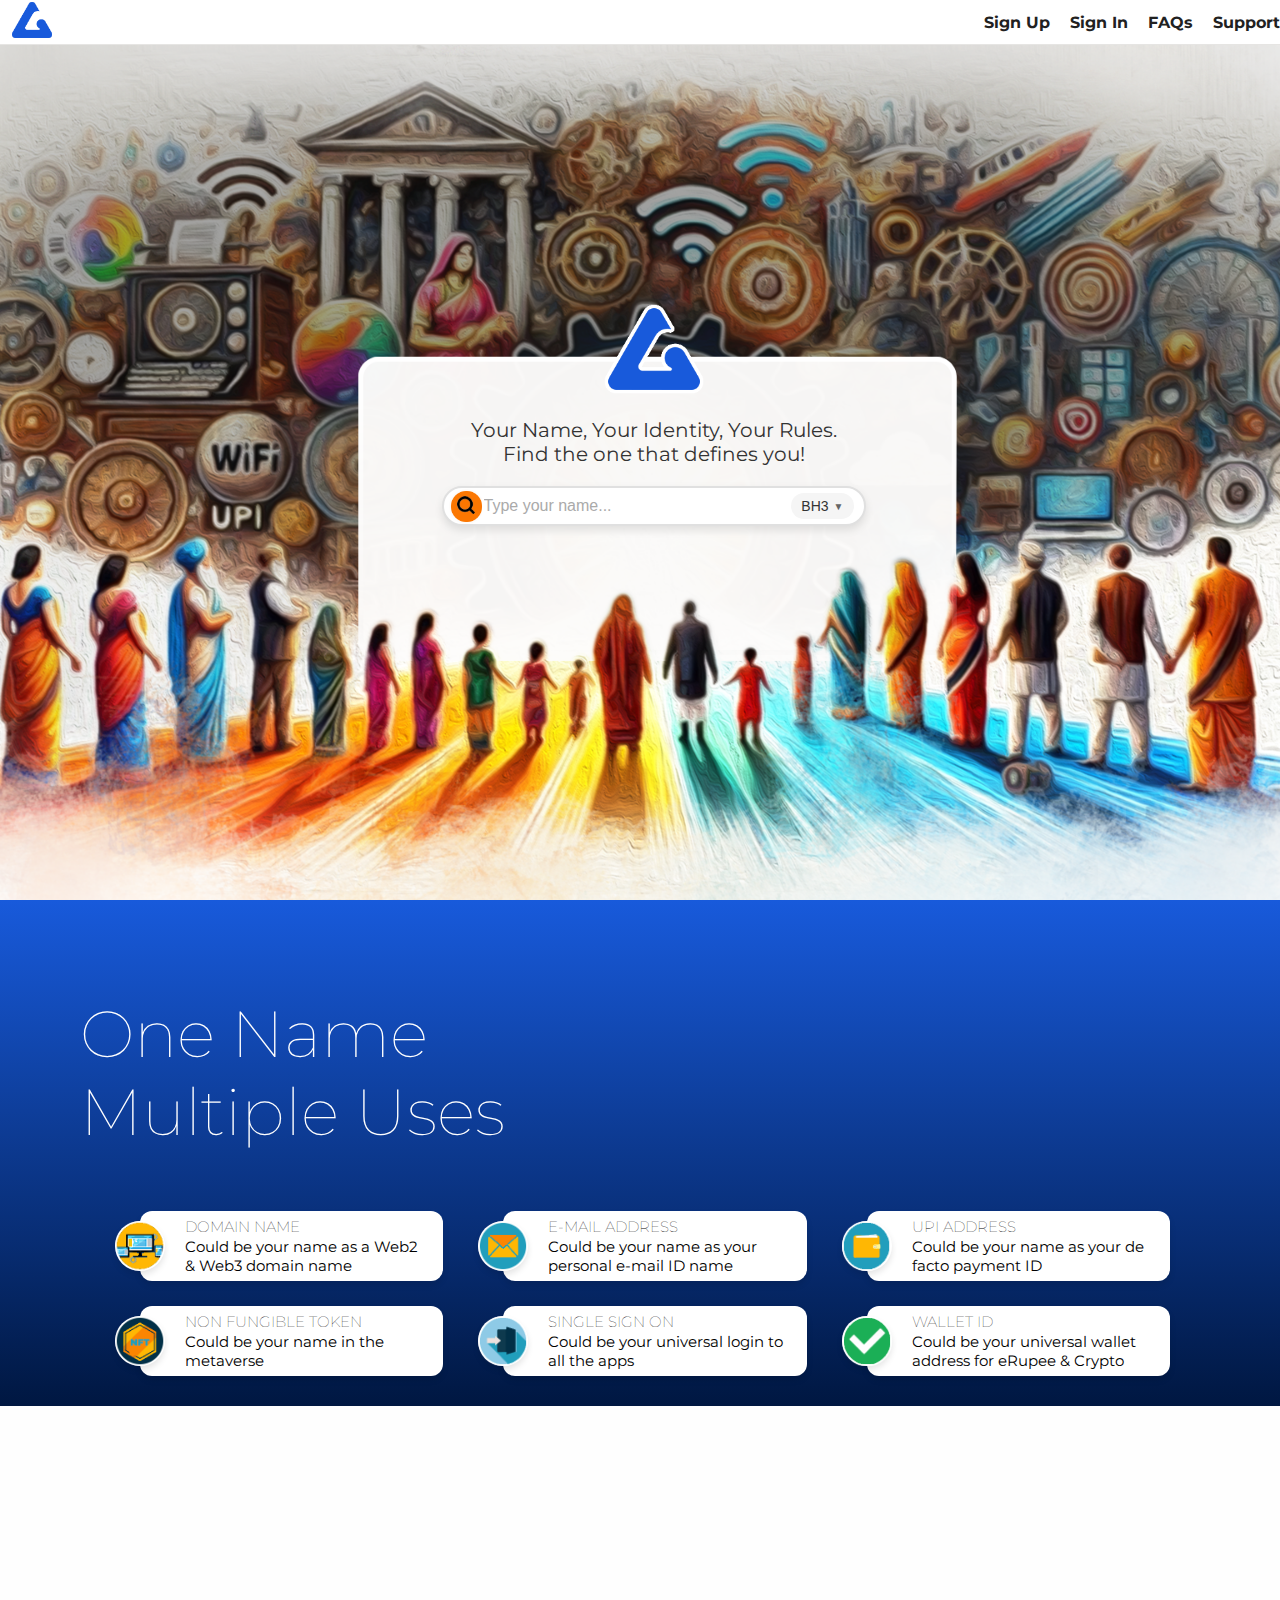
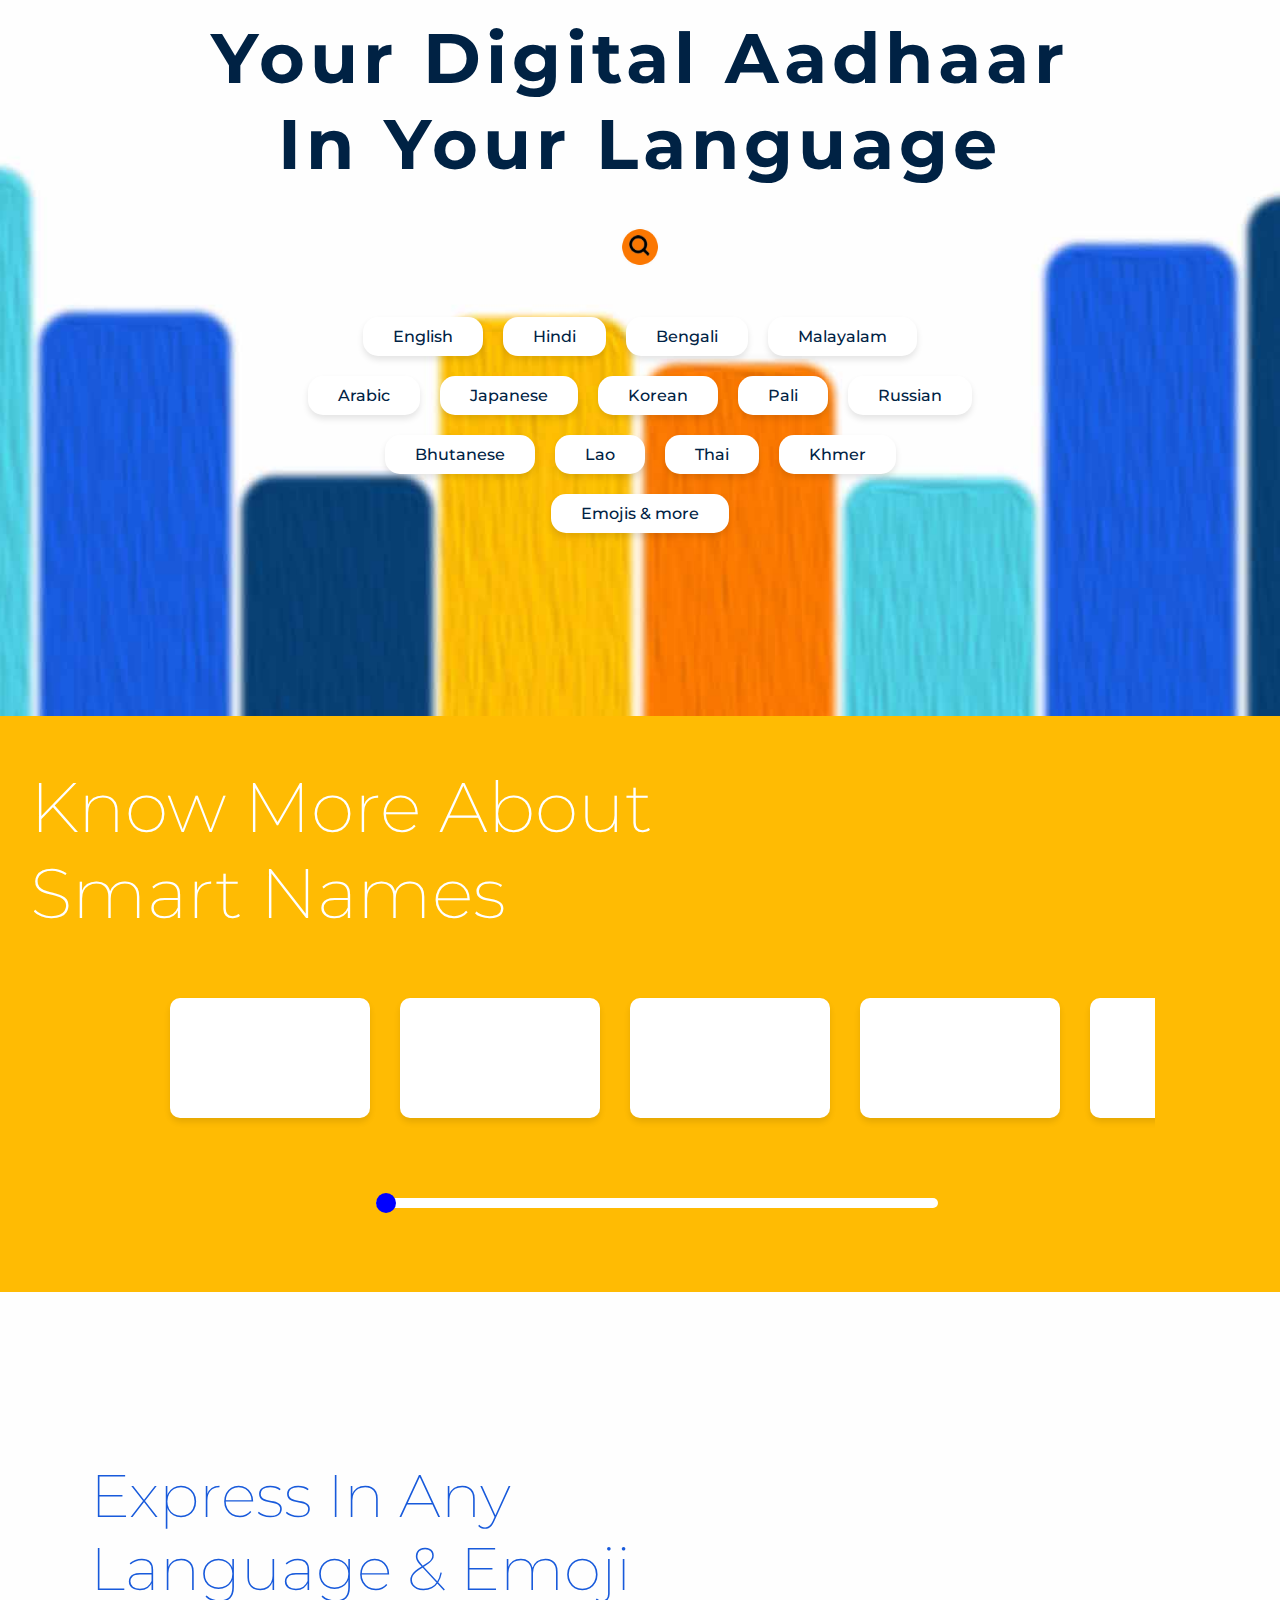
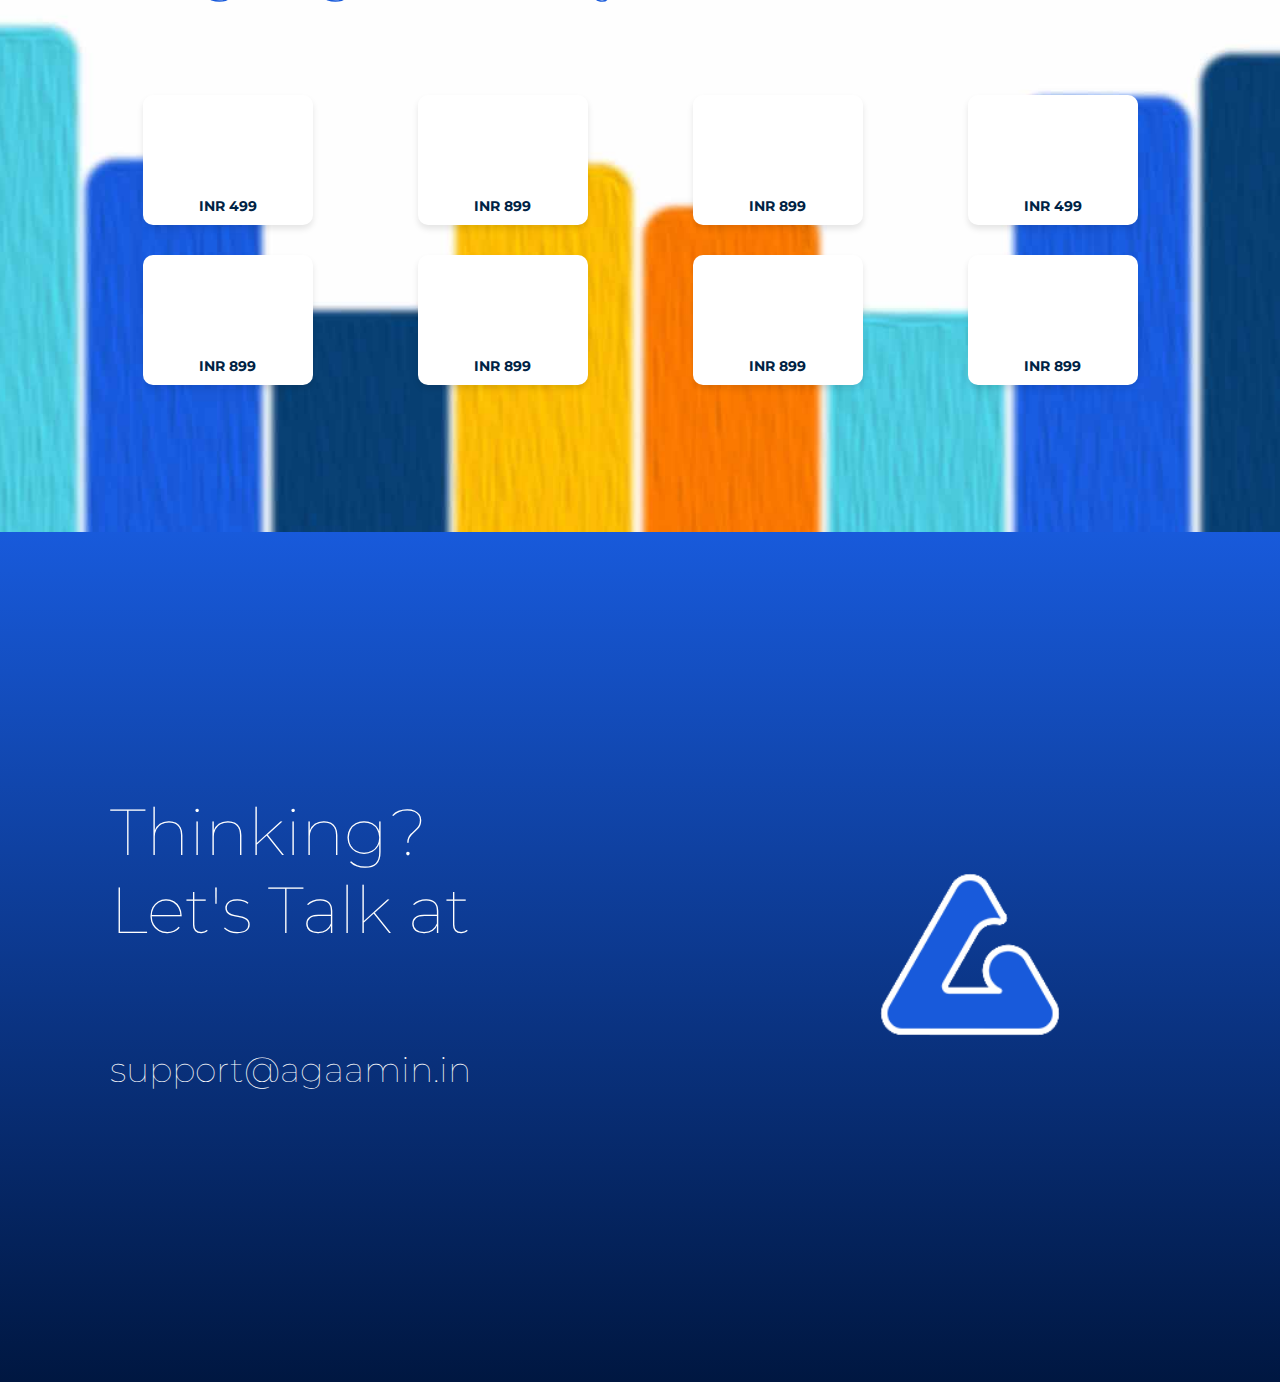
<file: index.html>
<!DOCTYPE html>
<html lang="en">
<head>
  <meta charset="UTF-8">
  <meta name="viewport" content="width=device-width, initial-scale=1.0">
  <title>agaamin</title>
  <link href="https://fonts.googleapis.com/css2?family=Montserrat:wght@400&display=swap" rel="stylesheet">
  <link rel="stylesheet" href="styles.css">
</head>
<body>
  <!-- Top Bar html -->
<div class="top-bar">
  <div class="logo">
    <img src="AG LOGO CENTER.png" alt="Company Logo">
  </div>
  <div class="menu-icon" onclick="toggleMenu()">
    &#9776; <!-- Hamburger icon -->
  </div>
  <div class="nav-links">
    <a href="#">Sign Up</a>
    <a href="#">Sign In</a>
    <a href="#">FAQs</a>
    <a href="#">Support</a>
  </div>
</div>

<div id="side-menu" class="side-menu">
  <a href="javascript:void(0)" class="close-btn" onclick="toggleMenu()">&times;</a>
  <a href="#">Sign Up</a>
  <a href="#">Sign In</a>
  <a href="#">FAQs</a>
  <a href="#">Support</a>
</div>


  <!-- Section 1 -->
  <div class="background">
    <div class="container">
      <img src="AG LOGO CENTER.png" alt="Logo"> <!-- Replace with the actual logo image -->
      <div class="headline">
        Your Name, Your Identity, Your Rules. <br>
        Find the one that defines you!
      </div>
      <div class="search-container">
        <div class="search-icon">
          <img src="orange search.png" alt="Search Icon"> <!-- Replace with correct image path -->
        </div>
        <input type="text" class="search-input" placeholder="Type your name..." />
        <div class="dropdown">
          <button class="dropdown-button" id="dropdownButton">BH3</button>
          <div class="dropdown-menu" id="dropdownMenu">
            <div onclick="selectOption('a')">bh3</div>
            <div onclick="selectOption('b')">भ</div>
            <div onclick="selectOption('c')">e₹</div>
            <div onclick="selectOption('d')">ഭ</div>
            <div onclick="selectOption('e')">ভ</div>
            <div onclick="selectOption('f')">ப </div>
            <div onclick="selectOption('g')">𑒦</div>
            <div onclick="selectOption('h')">mu3</div>
            <div onclick="selectOption('i')">🇮🇳👩</div>
            <div onclick="selectOption('j')">rarity</div>
            <div onclick="selectOption('k')">foodz</div>
            <div onclick="selectOption('l')">.ᱵᱷ</div>
          </div>
        </div>
      </div>
    </div>
  </div>
  
<!-- Section 2 -->

  <section class="section-2">
    <h1 class="section-2-headline">One Name<br>Multiple Uses</h1>
    <div class="card-container">

      <!-- Card 1 -->
      <div class="card">
        <div class="icon-container">
          <img src="website.png" alt="Icon" class="icon" />
        </div>
        <div class="text-container">
          <h3 class="title">DOMAIN NAME</h3>
          <p class="subtitle">Could be your name as a Web2 & Web3 domain name</p>
        </div>
      </div>

      <!-- Card 2 -->
      <div class="card">
        <div class="icon-container">
          <img src="email ion.png" alt="Icon" class="icon" />
        </div>
        <div class="text-container">
          <h3 class="title">E-MAIL ADDRESS</h3>
          <p class="subtitle">Could be your name as your personal e-mail ID name</p>
        </div>
      </div>

      <!-- Card 3 -->
      <div class="card">
        <div class="icon-container">
          <img src="wallet.png" alt="Icon" class="icon" />
        </div>
        <div class="text-container">
          <h3 class="title">UPI ADDRESS</h3>
          <p class="subtitle">Could be your name as your de facto payment ID</p>
        </div>
      </div>

      <!-- Card 4 -->
      <div class="card">
        <div class="icon-container">
          <img src="NFT icon.png" alt="Icon" class="icon" />
        </div>
        <div class="text-container">
          <h3 class="title">NON FUNGIBLE TOKEN</h3>
          <p class="subtitle">Could be your name in the metaverse</p>
        </div>
      </div>

      <!-- Card 5 -->
      <div class="card">
        <div class="icon-container">
          <img src="login.png" alt="Icon" class="icon" />
        </div>
        <div class="text-container">
          <h3 class="title">SINGLE SIGN ON</h3>
          <p class="subtitle">Could be your universal login to all the apps</p>
        </div>
      </div>

      <!-- Card 6 -->
      <div class="card">
        <div class="icon-container">
          <img src="green tick.png" alt="Icon" class="icon" />
        </div>
        <div class="text-container">
          <h3 class="title">WALLET ID</h3>
          <p class="subtitle">Could be your universal wallet address for eRupee & Crypto</p>
        </div>
      </div>

    </div>
  </section>

 <!-- Section 3 -->
<section class="section-3">
  <div class="content">
    <h1 class="section-3-headline">Your Digital Aadhaar<br>In Your Language</h1>
    <img src="orange search.png" alt="Search Icon" class="search-iconP3">
    <!-- Language Cards Container -->
    <div class="language-container">
      <!-- Language Cards -->
      <div class="languages">
        <div class="language-card">English</div>
        <div class="language-card">Hindi</div>
        <div class="language-card">Bengali</div>
        <div class="language-card">Malayalam</div>
      </div>
      <div class="languages">
        <div class="language-card">Arabic</div>
        <div class="language-card">Japanese</div>
        <div class="language-card">Korean</div>
        <div class="language-card">Pali</div>
        <div class="language-card">Russian</div>
      </div>
      <div class="languages">
        <div class="language-card">Bhutanese</div>
        <div class="language-card">Lao</div>
        <div class="language-card">Thai</div>
        <div class="language-card">Khmer</div>
      </div>
      <div class="languages">
        <div class="language-card">Emojis & more</div>
      </div>
    </div>

    <div class="language-grid">
      <div class="language-item">English</div>
      <div class="language-item">Hindi</div>
      <div class="language-item">Bengali</div>
      <div class="language-item">Malayalam</div>
      <div class="language-item">Arabic</div>
      <div class="language-item">Japanese</div>
      <div class="language-item">Korean</div>
      <div class="language-item">Pali</div>
      <div class="language-item">Russian</div>
      <div class="language-item">Bhutanese</div>
      <div class="language-item">Lao</div>
      <div class="language-item">Thai</div>
      <div class="language-item">Khmer</div>
      <div class="language-item">👩🥋🎨🙏🍲👨</div>
      <div class="language-item-more">& more...</div>
    </div>

    <!-- Search Button (instead of search icon) -->
    <a href="#" class="search-button">Search</a>

  </div>
</section>


<!-- Section 4 -->

  <section class="section-4">
    <!-- Heading -->
    <h1 class="section-4-headline">Know More About<br>Smart Names</h1>
    <!-- Carousel Container -->
    <div class="carousel-container">
      <div class="carousel">
        <!-- 10 Placeholder Slides with YouTube Thumbnails -->
        <div class="carousel-item">
          <iframe src="https://www.youtube.com/embed/3TnNXtPaM2k" frameborder="0" allowfullscreen></iframe>
        </div>
        <div class="carousel-item">
          <iframe src="https://www.youtube.com/embed/FdZ10fgg35w" frameborder="0" allowfullscreen></iframe>
        </div>
        <div class="carousel-item">
          <iframe src="https://www.youtube.com/embed/TgDA-qK40pc" frameborder="0" allowfullscreen></iframe>
        </div>
        <div class="carousel-item">
          <iframe src="https://www.youtube.com/embed/dvXpfihK4Vs" frameborder="0" allowfullscreen></iframe>
        </div>
        <div class="carousel-item">
          <iframe src="https://www.youtube.com/embed/1Qd5RRVBnHw" frameborder="0" allowfullscreen></iframe>
        </div>
        <div class="carousel-item">
          <iframe src="https://www.youtube.com/embed/c2wzCvsu6Kg" frameborder="0" allowfullscreen></iframe>
        </div>
        <div class="carousel-item">
          <iframe src="https://www.youtube.com/embed/pfhcLcad448" frameborder="0" allowfullscreen></iframe>
        </div>
        <div class="carousel-item">
          <iframe src="https://www.youtube.com/embed/adDEB5IH5DU" frameborder="0" allowfullscreen></iframe>
        </div>
        <div class="carousel-item">
          <iframe src="https://www.youtube.com/embed/PSFtA-zX4G4" frameborder="0" allowfullscreen></iframe>
        </div>
        <div class="carousel-item">
          <iframe src="https://www.youtube.com/embed/ejBYDkIoZ2c" frameborder="0" allowfullscreen></iframe>
        </div>
        <div class="carousel-item">
          <iframe src="https://www.youtube.com/embed/LaMsPbuFQUU" frameborder="0" allowfullscreen></iframe>
        </div>
        <div class="carousel-item">
          <iframe src="https://www.youtube.com/embed/_EIhZALQpRY" frameborder="0" allowfullscreen></iframe>
        </div>
        <div class="carousel-item">
          <iframe src="https://www.youtube.com/embed/KK0bs_mCUD4" frameborder="0" allowfullscreen></iframe>
        </div>
        <div class="carousel-item">
          <iframe src="https://www.youtube.com/embed/5CgBZgP7KEI" frameborder="0" allowfullscreen></iframe>
        </div>
        <div class="carousel-item">
          <iframe src="https://www.youtube.com/embed/m8Quo7oMTIQ" frameborder="0" allowfullscreen></iframe>
        </div>
        <div class="carousel-item">
          <iframe src="https://www.youtube.com/embed/aaY7WLFeLT0" frameborder="0" allowfullscreen></iframe>
        </div>
        
      </div>
    </div>

    <!-- Slider -->
    <div class="slider-container">
      <input type="range" id="carousel-slider" min="0" max="7" value="0" step="1">
    </div>
  </section>
  
<!-- Section 5 -->

  <section class="section-5">
    <div class="content">
      <h1 class="section-5-headline">Express In Any<br>Language & Emoji</h1>
      <div class="name-cards-container">
        <div class="name-card">INR 499</div>
        <div class="name-card">INR 899</div>
        <div class="name-card">INR 899</div>
        <div class="name-card">INR 499</div>
        <div class="name-card">INR 899</div>
        <div class="name-card">INR 899</div>
        <div class="name-card">INR 899</div>
        <div class="name-card">INR 899</div>
      </div>
    </div>
  </section>

<!-- Section 6 -->

  <div class="section-6">
    <div class="section-6-header">
      <h1 class="section-6-h1">Thinking?<br>Let's Talk at</h1>
      <h2 class="section-6-h2">support@agaamin.in</h2>
    </div>
    <div class="section-6-logo">
      <img src="AG LOGO CENTER.png" alt="section6-logo">
    </div>
  </div>
  
<!--editlast-->
  <script src="scripts.js"></script>
</body>
</html>
</file>
<file: styles.css>
/* General Styles */
body {
  margin: 0;
  font-family: 'Montserrat', sans-serif;
}

/* Top Bar Styling */
.top-bar {
display: flex;
justify-content: space-between;
align-items: center;
background-color: #fff;
border-bottom: 1px solid #e6e5e3;
position: fixed;
top: 0;
left: 0;
width: 100%;
z-index: 1000;
}

.logo img {
height: 40px;
margin-left: 10px;
}

.nav-links {
display: flex;
gap: 20px;
}

.nav-links a {
text-decoration: none;
color: #212121;
font-size: 16px;
font-weight: bold;
}

.nav-links a:hover {
color: #185adb;
}

.menu-icon {
display: none;
font-size: 24px;
cursor: pointer;
}

/* Side Menu Styling */
.side-menu {
height: 100%;
width: 0;
position: fixed;
top: 0;
right: 0;
background-color: #fff;
overflow-x: hidden;
transition: 0.3s;
padding-top: 60px;
z-index: 1100;
box-shadow: -2px 0 5px rgba(0, 0, 0, 0.2);
}

.side-menu a {
display: block;
padding: 10px 20px;
text-decoration: none;
color: #212121;
font-size: 18px;
font-weight: bold;
}

.side-menu a:hover {
color: #185adb;
}

.close-btn {
position: absolute;
top: 10px;
right: 20px;
font-size: 30px;
cursor: pointer;
}

/* Responsive Design */
@media (max-width: 768px) {
.nav-links {
  display: none;
}
.menu-icon {
  display: block;
  margin-right: 10px;
}
}

/* Responsive Design */
@media (max-width: 480px) {
  .nav-links {
    display: none;
  }
  .menu-icon {
    display: block;
    margin-right: 15px;
  }
  .top-bar {
    display: flex;
    justify-content: space-between;
    align-items: center;
    background-color: #fff;
    border-bottom: 1px solid #e6e5e3;
    position: fixed;
    top: 0;
    left: 0;
    width: 100%;
    z-index: 1000;
    }
  }


/* Background Section Styling */
.background {
  background-image: url('AGD1 BG & FORM.png'); /* Default desktop background */
  background-size: cover;
  background-position: center;
  flex-wrap: wrap;
  height: 100vh; /* Full viewport height */
  display: flex;
  flex-direction: column;
  justify-content: center;
  align-items: center;
}



/* White Container Styling */
.container {
background: transparent; /* Semi-transparent pink */
text-align: center;
width: 80%; /* Responsive width */
max-width: 469px; /* Maximum width for larger screens */
margin-left: 27px ; /* Center the container horizontally */
padding: 1rem; /* Padding for content spacing */
box-sizing: border-box; /* Include padding in element's width */
border-radius: 8px; /* Optional: rounded corners */
}

/* Responsive Adjustments */

@media (max-width: 1157px) {
.container {
    width: 45%; /* Increase width for smaller screens */
    height: 35%;
    padding: 1rem; /* Slightly larger padding */
    margin-left: 25px ;
}
}

@media (max-width: 768px) {
.container {
    width: 90%; /* Increase width for smaller screens */
    padding: 1.5rem; /* Slightly larger padding */
}
}

@media (max-width: 480px) {
.container {
    width: 93%; /* Almost full width for very small screens */
    max-width: 400px; /* Adjust max width */
    margin: 0 auto;
}

.dropdown-menu {
  display: none; /* Hidden by default */
  position: absolute;
  top: 40px;
  left: -190px;
  background: #fff;
  border: 1px solid #ddd;
  border-radius: 12px;
  box-shadow: 0 4px 8px rgba(0, 0, 0, 0.1);
  z-index: 1000;
  padding: 10px;
  width: 310px;
  grid-template-columns: repeat(4, 1fr);
  gap: 10px;
}

}

.container img {    /* agaamin center logo */
  width: 100px;
  margin-top: -50px;
}

@media (max-width: 1157px) {
  .container img {    /* agaamin center logo */
    width: 90px;
    margin-top: -40px;
  }
}

.headline {
  font-size: 20px;
  color: #333;
  font-weight: 400;
  margin-top: 20px;
}
@media (max-width: 1157px) {
  .headline {
    font-size: 16px;
    color: #333;
    font-weight: 400;
    margin-top: 20px;
  }
}

/* Search Bar Styling */
.search-container {
  display: flex;
  align-items: center;
  justify-content: space-between;
  background: #ffffff;
  border: 2px solid #e0e0e0;
  border-radius: 25px;
  width: 100%;
  max-width: 400px;
  padding: 5px 10px;
  box-shadow: 0 4px 8px rgba(0, 0, 0, 0.1);
  margin: 20px auto;
}


@media (max-width: 1157px) {
  .search-container {
    display: flex;
    align-items: center;
    justify-content: space-between;
    background: #ffffff;
    border: 2px solid #e0e0e0;
    border-radius: 25px;
    width: 80%;
    padding: 5px 10px;
    box-shadow: 0 4px 8px rgba(0, 0, 0, 0.1);
    margin: 20px auto;
  }

  .search-input {
    border: none;
    outline: none;
    font-size: 16px;
    color: #333;
    flex: 1;
    margin: 0 3px;
    width: 50px;
  }

}

@media (max-width: 768px) {
  .search-container {
    display: flex;
    align-items: center;
    justify-content: space-between;
    background: #ffffff;
    border: 2px solid #e0e0e0;
    border-radius: 25px;
    width: 65%;
    padding: 5px 10px;
    box-shadow: 0 4px 8px rgba(0, 0, 0, 0.1);
    margin: 20px auto;
  }

  
  
}

.search-icon {
  display: flex;
  justify-content: center;
  align-items: center;
  background: #ff7f00;
  width: 25px;
  height: 25px;
  border-radius: 50%;
}

.search-icon img {
  width: 35px;
  height: 35px;
  margin: 3.5px;
}

.search-input {
  border: none;
  outline: none;
  font-size: 16px;
  color: #333;
  flex: 1;
  margin: 0 3px;
}

.search-input::placeholder {
  color: #aaa;
}

.dropdown {
  position: relative;
}

.dropdown-button {
  background: #f5f5f5;
  border: none;
  padding: 5px 10px;
  border-radius: 20px;
  font-size: 14px;
  color: #333;
  cursor: pointer;
  display: flex;
  align-items: center;
  gap: 5px;
}

.dropdown-button:after {
  content: '▼';
  font-size: 10px;
  color: #666;
}

/* Dropdown Menu Styling */
.dropdown-menu {
  display: none; /* Hidden by default */
  position: absolute;
  top: 40px;
  right: 0;
  background: #fff;
  border: 1px solid #ddd;
  border-radius: 12px;
  box-shadow: 0 4px 8px rgba(0, 0, 0, 0.1);
  z-index: 1000;
  padding: 10px;
  width: 310px;
  grid-template-columns: repeat(4, 1fr);
  gap: 10px;
}

.dropdown-menu div {
  display: flex;
  justify-content: center;
  align-items: center;
  padding: 10px;
  font-size: 14px;
  cursor: pointer;
  background: #f5f5f5;
  border-radius: 25px;
  transition: background-color 0.3s;
  width: 50px; /* Increased width */
  margin: 0 auto; /* Center the options inside the dropdown */
}

.dropdown-menu div:hover {
  background: #185adb;
  color: white;
}

.dropdown.open .dropdown-menu {
  display: grid; /* Show when open */
}

/* Responsive design for Section 1 () */



/* Section 2 Styling */
.section-2 {
  background: linear-gradient(to bottom, #185adb, #001741);
  display: flex;
  flex-direction: column; /* Stack children vertically */
  align-items: flex-start;
   /* Full viewport height */
  padding: 0 20px; /* Add some horizontal padding for small screens */
}

.section-2-headline {
  font-family: 'Montserrat', sans-serif;
  font-size: 65px;
  font-weight: 100;
  color: #fff;
  text-align: left;
  margin: 95px 0 30px 60px;
  line-height: 1.2;
}

.card-container {
  display: grid;
  grid-template-columns: repeat(3, 1fr); /* Default to 3 columns */
  gap: 25px 90px;
  max-width: 1000px;
  width: 98%;
  margin: 0 auto;
  padding: 30px;
}

.card {
  display: flex;
  align-items: center;
  background: #fff;
  border-radius: 12px;
  box-shadow: 0 4px 6px rgba(0, 0, 0, 0.1);
  padding: 10px 15px;
  max-width: 410px;
  position: relative;
  margin: 0 auto;
  height: 50px;
  width: 100%;
}

.icon-container {
  position: absolute;
  top: 50%;
  left: -25px;
  transform: translateY(-50%);
  width: 50px;
  height: 50px;
  background: #ffffff;
  border-radius: 50%;
  display: flex;
  justify-content: center;
  align-items: center;
  box-shadow: 0 4px 6px rgba(0, 0, 0, 0.1);
}

.icon {
  width: 50px;
  height: 50px;
  object-fit: contain;
}

.text-container {
  display: flex;
  flex-direction: column;
  margin-left: 30px;
}

.title {
  font-size: 15px;
  font-weight: 100;
  color: #000;
  margin: 0;
}

.subtitle {
  font-size: 15px;
  color: #000000;
  margin: 0.8px 0 0;
}

/* Responsive Styles */
@media (max-width: 1134px) {
  .section-2-headline {
    font-size: 60px;
    margin: 50px 0 30px 60px;
  }

  .card-container {
    grid-template-columns: repeat(2, 1fr); /* Switch to 2 columns */
    max-width: 900px;
  }

  .card {
    max-width: 320px;
  }
}

@media (max-width: 999px) {
  .section-2-headline {
    font-size: 50px;
    margin: 50px 0 30px 50px;
  }

  .card-container {
    grid-template-columns: repeat(2, 1fr);
    gap: 25px 50px;
  }

  .card {
    max-width: 285px;
  }

  .icon-container {
    width: 45px;
    height: 45px;
  }

  .icon {
    width: 45px;
    height: 45px;
  }

  .text-container {
    margin-left: 20px;
  }

  .title,
  .subtitle {
    font-size: 12px;
  }
}

@media (max-width: 768px) {
  .section-2-headline {
    font-size: 40px;
    margin: 25px 0 0 50px;
  }

  .card-container {
    grid-template-columns: 1fr; /* Single column */
    max-width: 400px ;
    margin: 0 0 0 0;
    gap: 10px 90px;
  }

  .text-container {
    margin-left: 8px;
  }
  .card {
    max-width: 337px;
    height: 28px;
    width: 100%;
  }

  .icon {
    width: 38px;
    height: 38px;
  }

  .icon-container {
    width: 38px;
    height: 38px;
  }

}

@media (max-width: 480px) {
  .section-2-headline {
    font-size: 40px;
    margin: 25px 0 -10px 20px;
  }

  .card-container {
    gap: 8px 30px;
    max-width: 290px;
    width: 100%;
  }

  .card {
    max-width: 220px;
    height: 28px;
    width: 100%;
    margin: 0px ;
  }

  .title,
  .subtitle {
    font-size: 12px;
  }

  .icon-container {
    width: 35px;
    height: 35px;
    left: -15px;
  }

  .icon {
    width: 35px;
    height: 35px;
  }

  .text-container {
    margin-left: 15px;
  }

  .title,
  .subtitle {
    font-size: 10px;
  }
}

/* Section 3 Styling */
/* Section 3 Styling */
.section-3 {
  background-image: url('AGD2 BG IMAGE.jpg'); /* Ensure this is the correct image path */
  background-size: cover;
  background-position: center;
  background-repeat: no-repeat;
  height: 90vh;
  padding: 50px 20px;
  display: flex;
  justify-content: center;
  align-items: center;
  text-align: center;
  color: white;
}

.section-3 .content {
  max-width: 1000px;
  
  border-radius: 15px;
  text-align: center;
  color: #002244; /* Dark text for contrast */
}

.section-3-headline {
  font-family: 'Montserrat', sans-serif;
  font-size: 70px;
  font-weight: bold;
  margin-bottom: 20px;
  letter-spacing: 5px;
}

.search-iconP3 {
  display: block;
  margin: 20px auto;  /* Centers the image */
  width: 40px; /* Adjust size as needed */
  height: 40px; /* Adjust size as needed */
  cursor: pointer;
  margin-bottom: 30px;
}

.language-grid{
  display: none;
}

.search-button{
  display: none;
}

.languages {
  display: flex;
  flex-wrap: wrap;
  gap: 20px; /* Adjust the gap to control the space between cards */
  justify-content: center;
}

.language-container {
  display: flex;
  flex-wrap: wrap;
  justify-content: center;
  gap: 20px 500px; /* Adjust the spacing between the cards */
  max-width: 1200px; /* Limit the width of the container */
  margin: 0 auto; /* Center the container */
  padding: 20px;
}

.language-card {
  background: white;
  color: #002244;
  font-family: 'Montserrat', sans-serif;
  font-size: 1rem;
  font-weight: 500;
  padding: 10px 30px;
  border-radius: 15px;
  box-shadow: 0 4px 6px rgba(0, 0, 0, 0.1);
  transition: transform 0.3s ease, box-shadow 0.3s ease;
  cursor: pointer;
}

.language-card:hover {
  transform: translateY(-5px);
  box-shadow: 0 6px 10px rgba(0, 0, 0, 0.15);
}

@media (max-width: 899px) {
  .section-3-headline {
    font-size: 55px;
    margin-bottom: 15px;
    letter-spacing: 5px;
  }
}

@media (max-width: 770px) {
  .section-3-headline {
    font-size: 45px;
    margin-bottom: 15px;
    letter-spacing: 5px;
  }
  .language-card {
    background: white;
    color: #002244;
    font-family: 'Montserrat', sans-serif;
    font-size: 0.8rem;
    font-weight: 500;
    padding: 10px 25px;
    border-radius: 15px;
    box-shadow: 0 4px 6px rgba(0, 0, 0, 0.1);
    transition: transform 0.3s ease, box-shadow 0.3s ease;
    cursor: pointer;
  }

}

@media (max-width: 667px) {
  .section-3-headline {
    font-size: 40px;
    margin-bottom: 15px;
    letter-spacing: 4px;
  }

  .language-card {
    background: white;
    color: #002244;
    font-family: 'Montserrat', sans-serif;
    font-size: 0.7rem;
    font-weight: 500;
    padding: 10px 20px;
    border-radius: 15px;
    box-shadow: 0 4px 6px rgba(0, 0, 0, 0.1);
    transition: transform 0.3s ease, box-shadow 0.3s ease;
    cursor: pointer;
  }
}

@media (max-width: 588px) {
  .section-3 {
    height:auto;
    background-color: white; /* Set the background to white */
    background-image: url('AGP3  BGCOLOR IMG.png'); /* Ensure the image path is correct */
    background-size: 100% auto;
    background-position: bottom center; /* Position the image at the bottom */
    background-repeat: no-repeat;
    padding: 0 0 0 0;
  }

  .section-3-headline {
    font-size: 33px;
    margin-top: 50px;
    letter-spacing: 4px;
  }

  .languages {
    display: none;
  }

  .language-grid {
    display: grid;
    grid-template-columns: repeat(3, minmax(80px, 1fr));
    gap: 10px;
    margin-top: 15px;
    margin-bottom: 10px;
    text-align: center;
  }

  .language-item {
    font-family: 'Montserrat', sans-serif;
    font-size: 18px;
    font-weight: bold;
    color: #002244;
    background-color: transparent; /* No background */
    border: none; /* No border */
  }

  .language-item-more {
    font-family: 'Montserrat', sans-serif;
    font-size: 14px;
    font-weight: bold;
    color: #898d92;
    background-color: transparent; /* No background */
    border: none; /* No border */
  }

  .language-item:hover {
    color: orange; /* Highlight effect on hover */
  }

  .search-iconP3 {
    display: none; /* Hide the old search icon */
  }

  .search-button {
    display: inline-block;
    background-color: orange; /* Orange background for the search button */
    color: white;
    margin-bottom: 270px;
    font-size: 16px;
    padding: 10px 20px;
    border-radius: 30px;
    text-align: center;
    cursor: pointer;
    font-family: 'Montserrat', sans-serif;
    text-decoration: none; /* Remove underline from the link */
    margin-top: 10px; /* Add some space above the button */
  }

  .search-button:hover {
    background-color: darkorange; /* Darker shade of orange on hover */
  }
}

@media (max-width: 480px) {
  .section-3 {
    height:auto;
    background-color: white; /* Set the background to white */
    background-image: url('AGP3  BGCOLOR IMG.png'); /* Ensure the image path is correct */
    background-size: 100% auto;
    background-position: bottom center; /* Position the image at the bottom */
    background-repeat: no-repeat;
    padding: 0 0 0 0;
  }

  .section-3-headline {
    font-size: 23px;
    margin-top: 50px;
    letter-spacing: 4px;
  }

  .languages {
    display: none;
  }

  .language-grid {
    display: grid;
    grid-template-columns: repeat(3, minmax(80px, 1fr));
    gap: 15px ;
    margin-top: 20px;
    margin-bottom: 20px;
    text-align: center;
  }

  .language-item {
    font-family: 'Montserrat', sans-serif;
    font-size: 15px;
    font-weight: bold;
    color: #002244;
    background-color: transparent; /* No background */
    border: none; /* No border */
  }

  .language-item-more {
    font-family: 'Montserrat', sans-serif;
    font-size: 14px;
    font-weight: bold;
    color: #898d92;
    background-color: transparent; /* No background */
    border: none; /* No border */
  }

  .language-item:hover {
    color: orange; /* Highlight effect on hover */
  }

  .search-iconP3 {
    display: none; /* Hide the old search icon */
  }

  .search-button {
    display: inline-block;
    background-color: orange; /* Orange background for the search button */
    color: white;
    margin-top: 20px;
    margin-bottom: 200px;
    font-size: 16px;
    padding: 10px 20px;
    border-radius: 30px;
    text-align: center;
    cursor: pointer;
    font-family: 'Montserrat', sans-serif;
    text-decoration: none; /* Remove underline from the link */
    margin-top: 20px; /* Add some space above the button */
  }

  .search-button:hover {
    background-color: darkorange; /* Darker shade of orange on hover */
  }
}

/* Section-4  */


.section-4 {
  padding: 1px 0 0 30px;
  text-align:left ;
  background-color: #ffbb03;
}

.section-4-headline {
  font-size: 70px;
  font-weight:200 ;
  color: white;
}

/* Carousel Container */
.carousel-container {
  width: 80%;
  overflow: hidden; /* Hide overflow */
  margin: 0 auto;
  position: relative;
}

.carousel {
  display: flex;
  transition: transform 0.5s ease; /* Smooth sliding effect */
}

.carousel-item {
  min-width: calc(100% / 5); /* 3 items visible at once */
  height: 120px;
  background: white;
  margin: 15px;
  border-radius: 10px;
  display: flex;
  align-items: center;
  justify-content: center;
  font-size: 12px;
  font-weight: bold;
  box-shadow: 0 4px 6px rgba(0, 0, 0, 0.1);
}

.carousel-item iframe {
  width: 100%;
  height: 100%;
  border: none;
  border-radius: 10px;
}

/* Slider */
.slider-container {
  width: 45%;
  margin: 20px auto 0;
  padding: 40px 0 80px 0;
}

input[type="range"] {
  -webkit-appearance: none;
  width: 100%;
  height: 10px;
  background: white;
  border-radius: 5px;
  outline: none;
  cursor: pointer;
}

input[type="range"]::-webkit-slider-thumb {
  -webkit-appearance: none;
  appearance: none;
  width: 20px;
  height: 20px;
  background: blue;
  border-radius: 50%;
  cursor: pointer;
}

@media (max-width: 768px) {
  .section-4-headline {
    font-size: 60px;
    font-weight:150 ;
  }

  .slider-container {
    width: 50%;
    margin: 20px auto 0;
    padding: 30px 0 60px 0;
  }

  .carousel-item {
    min-width: calc(100% / 4); /* 3 items visible at once */
    height: 100px;
  }
}

@media (max-width: 589px) {
  .section-4-headline {
    font-size: 47px;
    font-weight:150 ;
  }

  .slider-container {
    width: 60%;
    margin: 20px auto 0;
    padding: 40px 0 80px 0;
  }

  .carousel-item {
    min-width: calc(100% / 3); /* 3 items visible at once */
    height: 100px;
  }
}

@media (max-width: 481px) {
  .section-4-headline {
    font-size: 44px;
    font-weight:100 ;
  }

  .slider-container {
    width: 70%;
    margin: 20px auto 0;
    padding: 40px 0 80px 0;
  }

  .carousel-container {
    width: 90%;
  }

  .carousel-item {
    min-width: calc(100% / 1.5); /* 3 items visible at once */
    height: 100px;
  }
}

.section-5 {
  background-image: url('AGD2 BG IMAGE.jpg'); /* Ensure this is the correct image path */
  background-size: cover;
  background-position: center;
  background-repeat: no-repeat;
  display: flex;
  justify-content: space-between; /* Adjust space between heading and cards */
  align-items: center;
  height: 90vh;
  padding-top: 30px;
}

.content {
  display: flex;
  flex-direction: column;
  align-items: center; /* Aligns the container to the center of the section */
  width: 100%;
}

.section-5-headline {
  font-family: 'Montserrat', sans-serif;
  font-size: 60px;
  font-weight: 150;
  color: #185adb;
  text-align: left;
  align-self: flex-start; /* Aligns the heading to the left */
  margin-bottom: 70px; /* Adds space between the headline and the container */
  margin-left: 90px;
  margin-top: 10px;
}

.name-cards-container {
  display: grid;
  grid-template-columns: repeat(4, 1fr);
  gap: 30px 100px;
  justify-items: center;
  align-items: center;
  max-width: 1000px;
  width: 100%;
  padding: 20px;
}

.name-card {
  width: 170px;
  height: 120px;
  background: white;
  color: #002244;
  display: flex;
  justify-content: center; /* Center the text horizontally */
  align-items: flex-end; /* Align the text to the bottom */
  font-family: 'Montserrat', sans-serif;
  font-size: 14px;
  font-weight: bold;
  border-radius: 10px;
  box-shadow: 0px 4px 6px rgba(0, 0, 0, 0.1);
  transition: transform 0.3s, box-shadow 0.3s;
  padding-bottom: 10px; /* Add space from the bottom edge */
  text-align: center; /* Ensure multi-line text stays centered */
}

.name-card:hover {
  transform: translateY(-5px);
  box-shadow: 0px 6px 10px rgba(0, 0, 0, 0.2);
}

/* Responsive Design */
@media (max-width: 1200px) {
  .section-5-headline {
    font-size: 57px;
    margin-left: 80px;
  }
  .name-cards-container {
    grid-template-columns: repeat(4, 1fr);
    gap: 20px 90px;
  }
}

@media (max-width: 1067px) {

  .section-5 {
    height: 90vh;
    padding-top: 70px;
  }
  .section-5-headline {
    font-size: 50px;
    margin-left: 50px;
    margin-bottom: 10px;
    margin-top: 10px;
  }
  .name-cards-container {
    grid-template-columns: repeat(3, 1fr);
    gap: 20px 75px;
  }
  .name-card {
    width: 150px;
    height: 100px;
  }
}

@media (max-width: 768px) {
  .section-5 {
    padding-top: 20px;
    height: auto; /* Allow height to adjust */
  }
  .section-5-headline {
    font-size: 30px;
    margin-left: 20px;
  }
  .name-cards-container {
    grid-template-columns: repeat(2, 1fr);
    gap: 20px;
  }
  .name-card {
    width: 150px;
    height: 100px;
  }
}

@media (max-width: 480px) {
  .section-5-headline {
    font-size: 40px;
    margin-left: 10px;
  }
  .name-card {
    width: 120px;
    height: 80px;
    font-size: 12px;
  }
}

.section-6 {
  background: linear-gradient(to bottom, #185adb, #001741);
  display: flex;
  justify-content: space-between;
  align-items: center;
  padding: 20px 40px;
  height: 90vh;
}

.section-6-header {
  flex: 1;
}

.section-6-h1 {
  font-size: 65px;
  font-weight: 100;
  color: #fff;
  margin: 70px 0 100px 70px;
  line-height: 1.2;
  text-align: left;
}

.section-6-h2 {
  font-size: 35px;
  font-weight: 100;
  color: #fff;
  margin: 0 0 100px 70px;
  line-height: 1.2;
  text-align: left;
}

.section-6-logo {
  flex-shrink: 0;
  margin: 0 180px 0 0;
}

.section-6-logo img {
  width: 180px;
  height: auto;
}

/* Responsive Design */

@media (max-width: 970px) {

  .section-6-h1 {
    font-size: 60px;
  }
  
  .section-6-h2 {
    font-size: 33px;
  }
  
  .section-6-logo {
    margin: 0 80px 0 0;
  }
  
  .section-6-logo img {
    width: 180px;
    height: auto;
  }
}

@media (max-width: 820px) {

  .section-6-h1 {
    font-size: 45px;
  }
  
  .section-6-h2 {
    font-size: 27px;
  }
  
  .section-6-logo {
    margin: 0 80px 0 0;
  }
  
  .section-6-logo img {
    width: 110px;
    height: auto;
  }
}


@media (max-width: 820px) {

  .section-6-h1 {
    font-size: 45px;
  }
  
  .section-6-h2 {
    font-size: 27px;
  }
  
  .section-6-logo {
    margin: 0 5px 0 0;
  }
  
  .section-6-logo img {
    width: 110px;
    height: auto;
  }
}

@media (max-width: 820px) {

  .section-6{
    flex-direction: column;
    align-items: flex-start;
  }

  .section-6-h1 {
    font-size: 45px;
    margin: 70px 0 50px 40px;
  }
  
  .section-6-h2 {
    font-size: 27px;
    margin: 70px 0 50px 40px;
  }
  
  .section-6-logo {
    margin-bottom: 1000px;
    margin-left: 40px;

  }

  
  
  .section-6-logo img {
    width: 110px;
    height: auto;
  }
}

@media (max-width: 768px) {
  .section-6 {
    flex-direction: column;
    align-items: flex-start;
    padding: 20px;
  }

  .section-6-header {
    margin-bottom: 20px;
  }

  .section-6-logo img {
    width: 150px;
  }
}

@media (max-width: 480px) {
  .section-6-h1 {
    font-size: 40px;
  }

  .section-6-h2 {
    font-size: 18px;
  }

  .section-6-logo img {
    width: 120px;
  }
}
</file>
